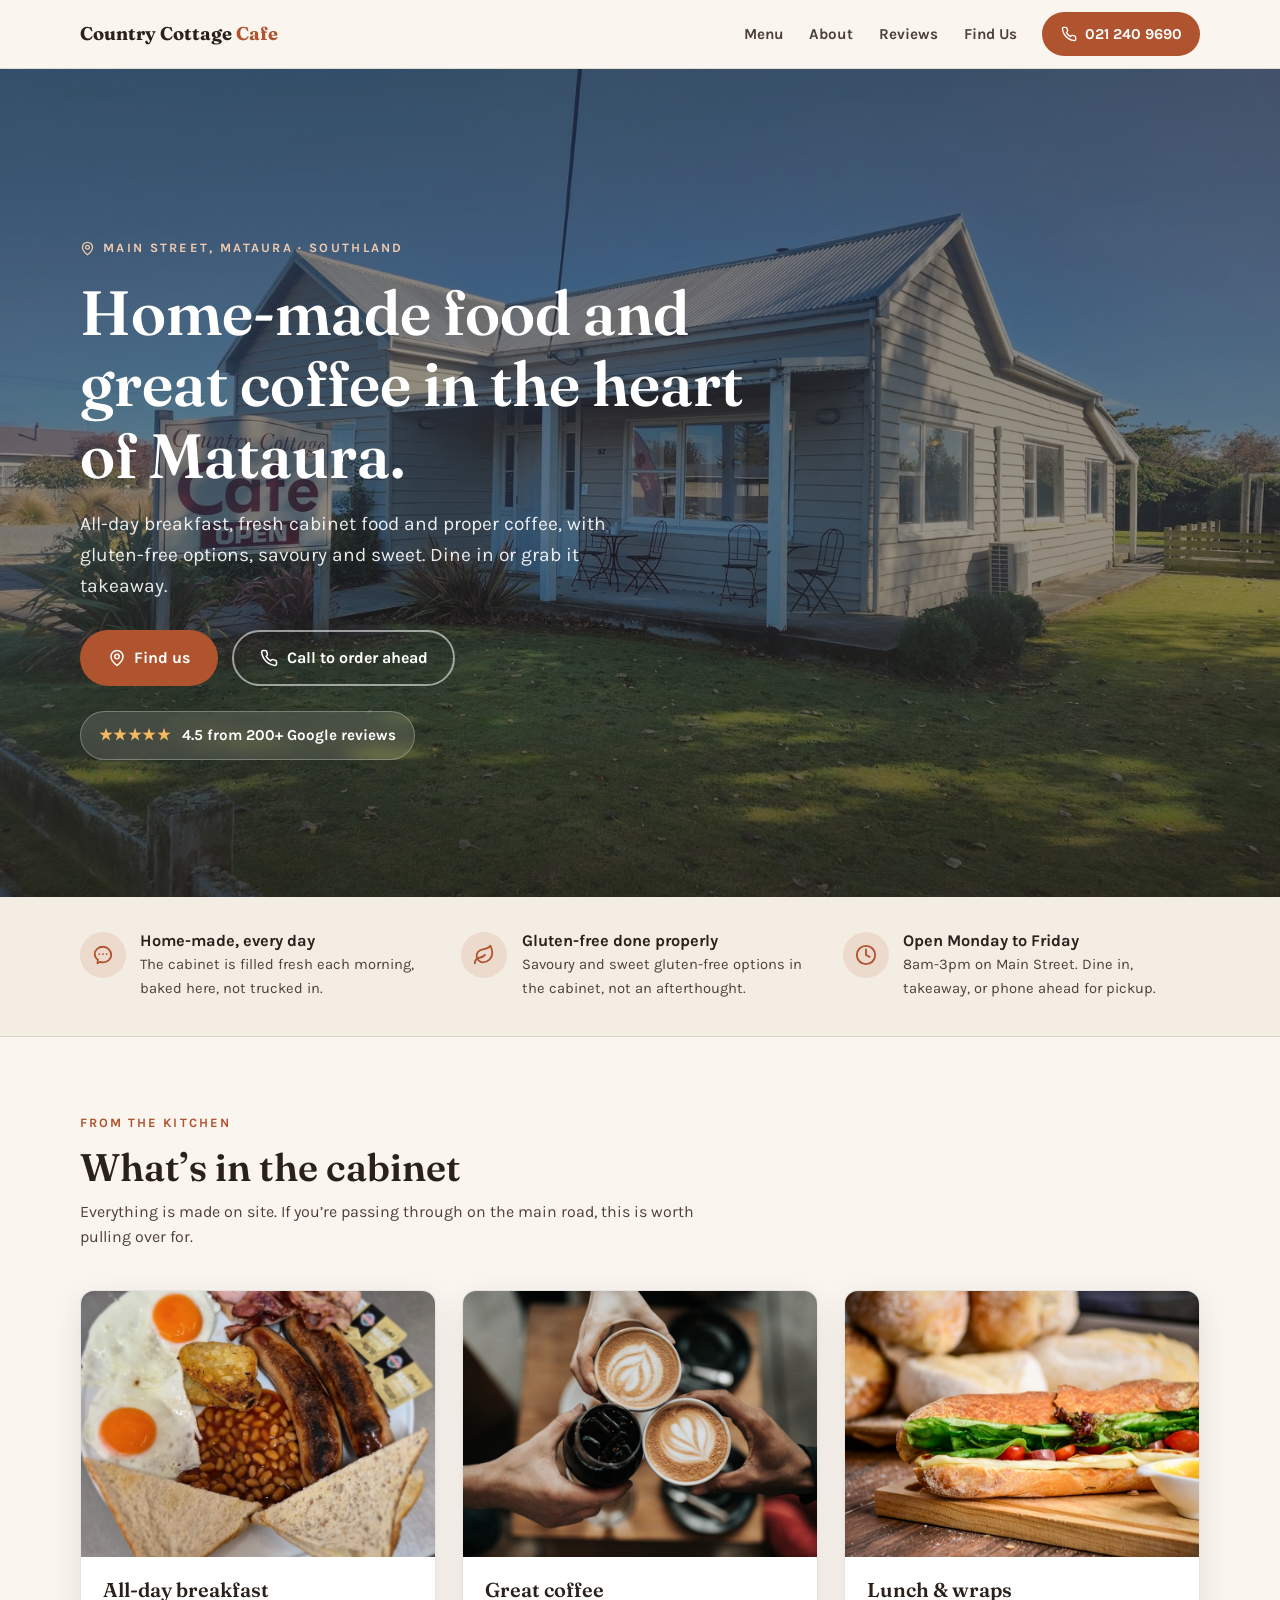
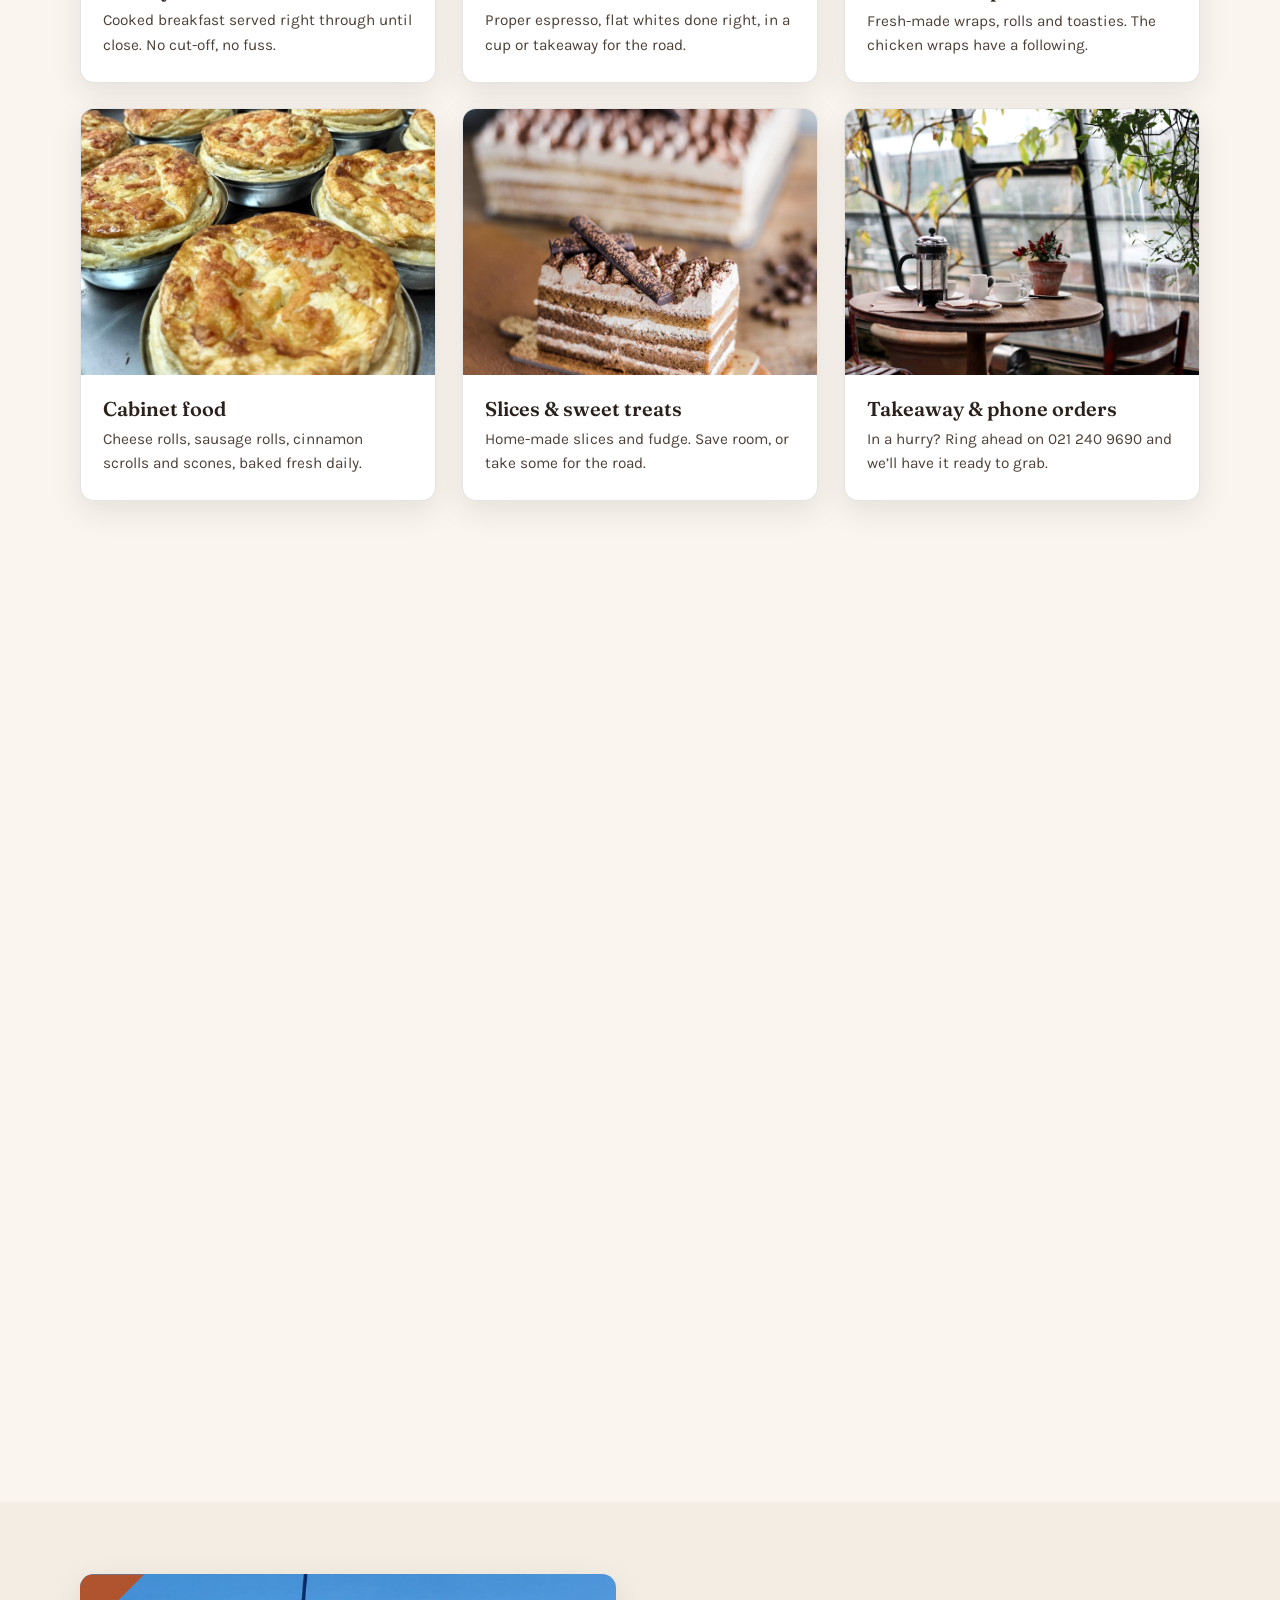
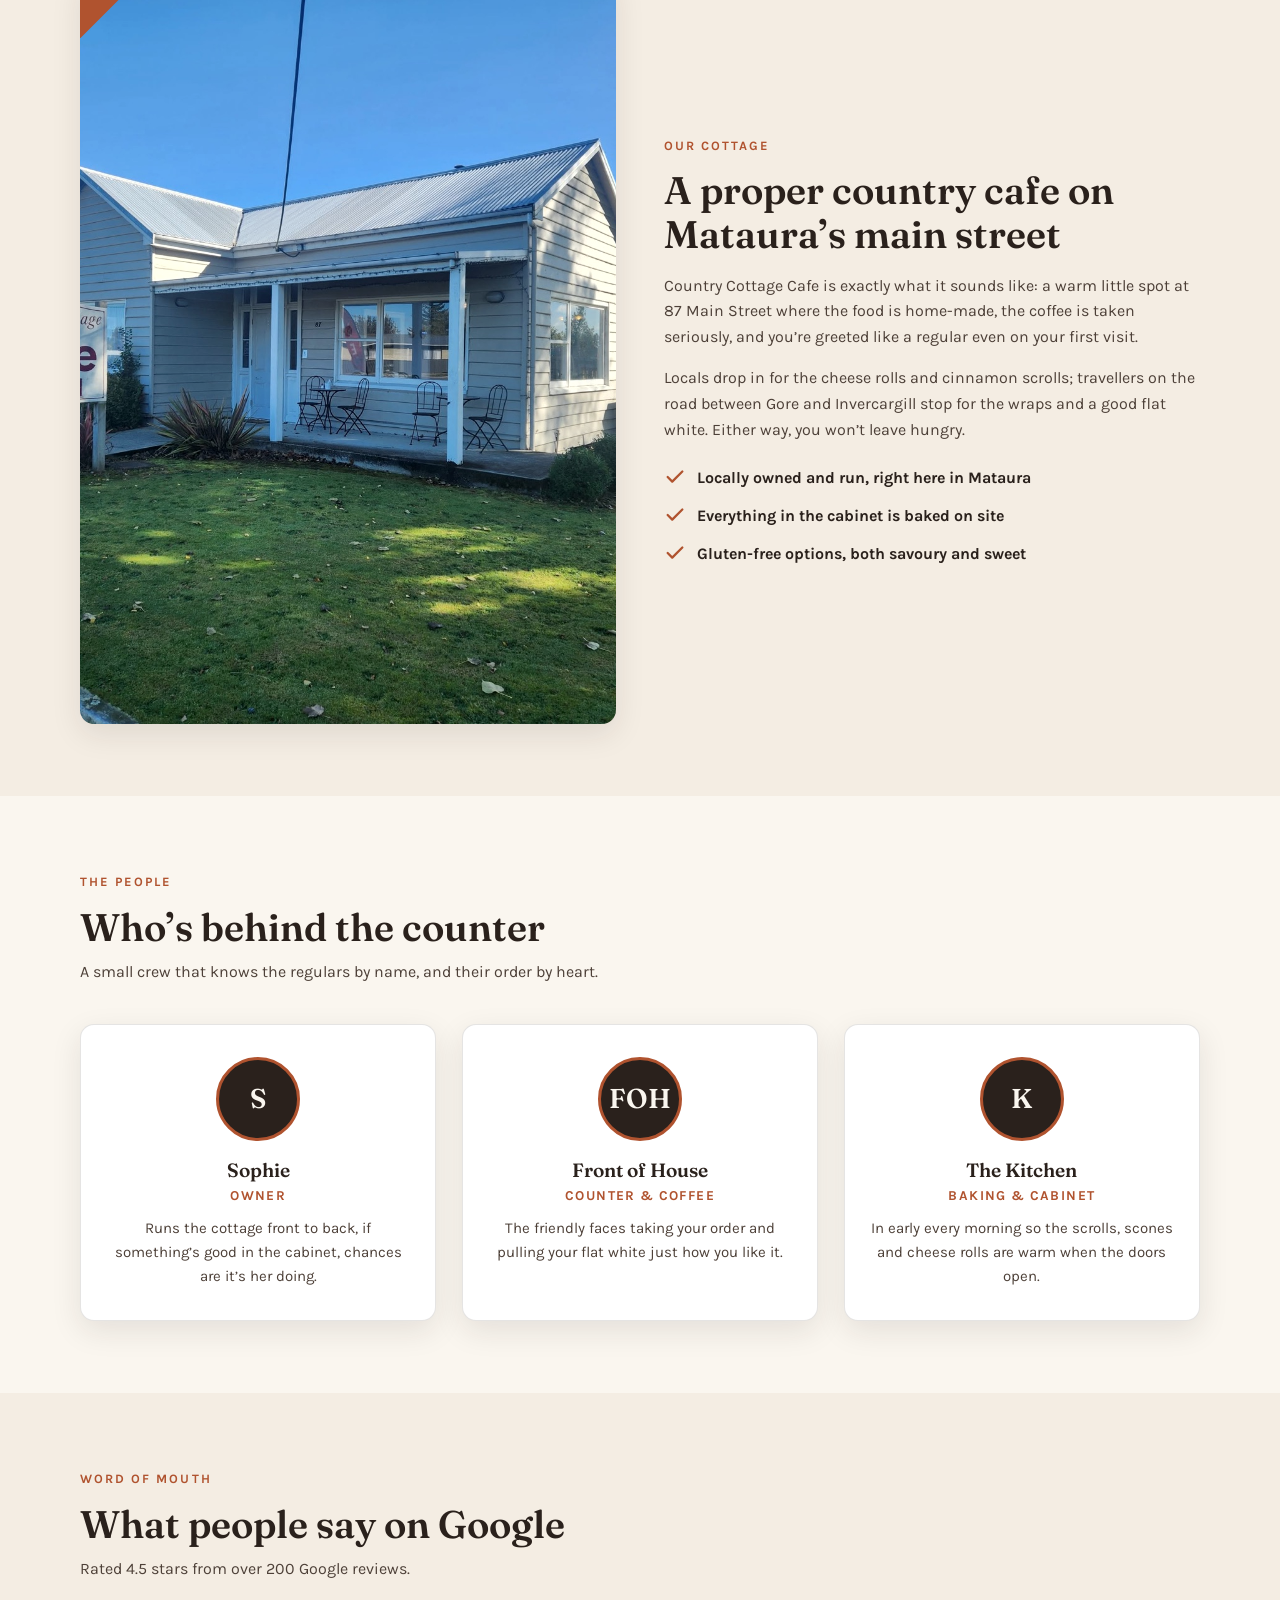
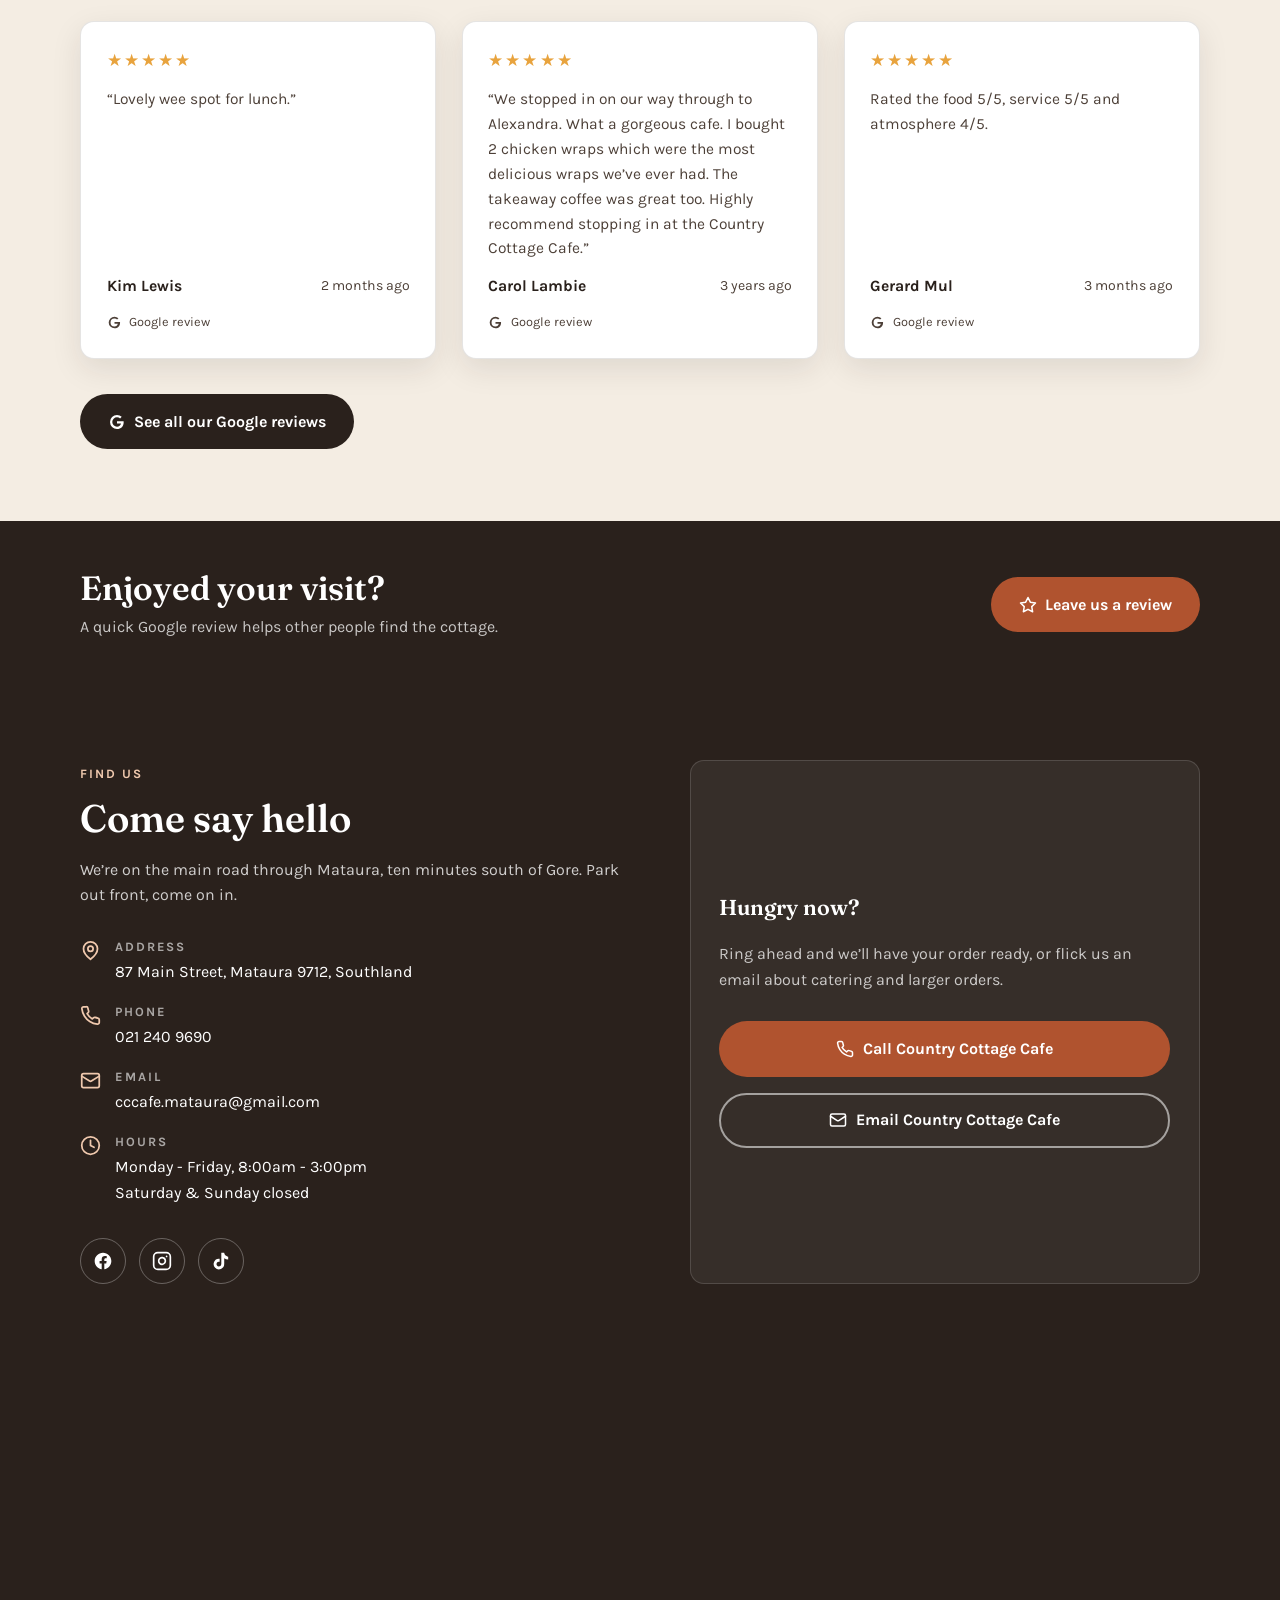
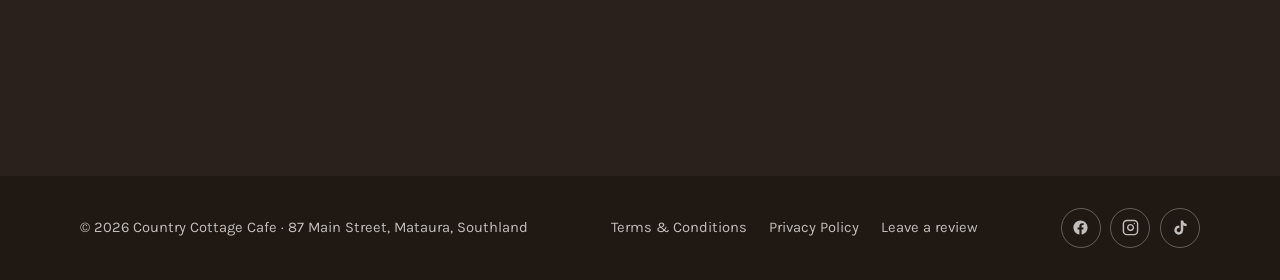
<file: index.html>
<!DOCTYPE html>
<html lang="en-NZ">
<head>
<meta charset="UTF-8">
<meta name="viewport" content="width=device-width, initial-scale=1">
<title>Country Cottage Cafe | Cafe, Mataura</title>
<meta name="description" content="Country Cottage Cafe, home-made food and great coffee on Main Street, Mataura. All-day breakfast, cabinet food, gluten-free options. Dine in or takeaway, Mon-Fri 8am-3pm.">
<meta property="og:title" content="Country Cottage Cafe | Cafe, Mataura">
<meta property="og:description" content="Home-made food and great coffee in the heart of Mataura. All-day breakfast, cabinet food and gluten-free options, dine in or takeaway.">
<meta property="og:image" content="https://country-cottage-cafe-demo.vercel.app/img/cc-1.jpg">
<meta property="og:type" content="website">
<link rel="icon" href="data:image/svg+xml,%3Csvg xmlns='http://www.w3.org/2000/svg' viewBox='0 0 24 24' fill='none' stroke='%23b0532f' stroke-width='2' stroke-linecap='round' stroke-linejoin='round'%3E%3Cpath d='M17 8h1a4 4 0 1 1 0 8h-1'/%3E%3Cpath d='M3 8h14v9a4 4 0 0 1-4 4H7a4 4 0 0 1-4-4Z'/%3E%3Cline x1='6' x2='6' y1='2' y2='4'/%3E%3Cline x1='10' x2='10' y1='2' y2='4'/%3E%3Cline x1='14' x2='14' y1='2' y2='4'/%3E%3C/svg%3E">
<link rel="preconnect" href="https://fonts.googleapis.com">
<link rel="preconnect" href="https://fonts.gstatic.com" crossorigin>
<link href="https://fonts.googleapis.com/css2?family=Fraunces:opsz,wght@9..144,500;9..144,600;9..144,700&family=Karla:wght@400;700&display=swap" rel="stylesheet">
<link rel="stylesheet" href="style.css">
</head>
<body>

<div class="intro" aria-hidden="true">
  <div class="intro-name">Country Cottage Cafe</div>
  <div class="intro-sub">Mataura &middot; Southland</div>
</div>

<header class="nav">
  <div class="wrap nav-inner">
    <a class="brand" href="#top">Country Cottage <span>Cafe</span></a>
    <button class="nav-toggle" aria-label="Open menu" aria-expanded="false">
      <svg class="icon-open" viewBox="0 0 24 24" fill="none" stroke="currentColor" stroke-width="2" stroke-linecap="round"><line x1="4" y1="7" x2="20" y2="7"/><line x1="4" y1="12" x2="20" y2="12"/><line x1="4" y1="17" x2="20" y2="17"/></svg>
    </button>
    <ul class="nav-links">
      <li><a href="#menu">Menu</a></li>
      <li><a href="#about">About</a></li>
      <li><a href="#reviews">Reviews</a></li>
      <li><a href="#visit">Find Us</a></li>
      <li><a class="nav-call" href="tel:+64212409690">
        <svg viewBox="0 0 24 24" fill="none" stroke="currentColor" stroke-width="2" stroke-linecap="round" stroke-linejoin="round"><path d="M22 16.92v3a2 2 0 0 1-2.18 2 19.79 19.79 0 0 1-8.63-3.07 19.5 19.5 0 0 1-6-6 19.79 19.79 0 0 1-3.07-8.67A2 2 0 0 1 4.11 2h3a2 2 0 0 1 2 1.72c.127.96.361 1.903.7 2.81a2 2 0 0 1-.45 2.11L8.09 9.91a16 16 0 0 0 6 6l1.27-1.27a2 2 0 0 1 2.11-.45c.907.339 1.85.573 2.81.7A2 2 0 0 1 22 16.92z"/></svg>
        021 240 9690</a></li>
    </ul>
  </div>
</header>

<main id="top">

  <!-- HERO -->
  <section class="hero">
    <div class="hero-slides" aria-hidden="true">
      <div class="hero-slide active" style="background-image:url('img/cc-1.jpg')"></div>
      <div class="hero-slide" data-src="img/cc-5.jpg"></div>
      <div class="hero-slide" data-src="img/cc-8.jpg"></div>
    </div>
    <div class="wrap">
      <div class="hero-content">
        <span class="hero-eyebrow">
          <svg viewBox="0 0 24 24" fill="none" stroke="currentColor" stroke-width="2" stroke-linecap="round" stroke-linejoin="round"><path d="M20 10c0 6-8 12-8 12s-8-6-8-12a8 8 0 0 1 16 0Z"/><circle cx="12" cy="10" r="3"/></svg>
          Main Street, Mataura &middot; Southland
        </span>
        <h1>Home-made food and great coffee in the heart of Mataura.</h1>
        <p class="hero-lede">All-day breakfast, fresh cabinet food and proper coffee, with gluten-free options, savoury and sweet. Dine in or grab it takeaway.</p>
        <div class="hero-ctas">
          <a class="btn btn-solid" href="#visit">
            <svg viewBox="0 0 24 24" fill="none" stroke="currentColor" stroke-width="2" stroke-linecap="round" stroke-linejoin="round"><path d="M20 10c0 6-8 12-8 12s-8-6-8-12a8 8 0 0 1 16 0Z"/><circle cx="12" cy="10" r="3"/></svg>
            Find us</a>
          <a class="btn btn-ghost" href="tel:+64212409690">
            <svg viewBox="0 0 24 24" fill="none" stroke="currentColor" stroke-width="2" stroke-linecap="round" stroke-linejoin="round"><path d="M22 16.92v3a2 2 0 0 1-2.18 2 19.79 19.79 0 0 1-8.63-3.07 19.5 19.5 0 0 1-6-6 19.79 19.79 0 0 1-3.07-8.67A2 2 0 0 1 4.11 2h3a2 2 0 0 1 2 1.72c.127.96.361 1.903.7 2.81a2 2 0 0 1-.45 2.11L8.09 9.91a16 16 0 0 0 6 6l1.27-1.27a2 2 0 0 1 2.11-.45c.907.339 1.85.573 2.81.7A2 2 0 0 1 22 16.92z"/></svg>
            Call to order ahead</a>
        </div>
        <div class="hero-rating">
          <span class="stars">★★★★★</span>
          <span>4.5 from 200+ Google reviews</span>
        </div>
      </div>
    </div>
  </section>

  <!-- TRUST STRIP -->
  <section class="trust">
    <div class="wrap trust-grid">
      <div class="trust-item reveal">
        <div class="trust-icon">
          <svg viewBox="0 0 24 24" fill="none" stroke="currentColor" stroke-width="2" stroke-linecap="round" stroke-linejoin="round"><path d="M12 3c-4.97 0-9 3.58-9 8 0 2.5 1.3 4.73 3.32 6.2L6 21l3.1-1.55c.92.36 1.9.55 2.9.55 4.97 0 9-3.58 9-8s-4.03-9-9-9Z"/><path d="M8 11h.01M12 11h.01M16 11h.01"/></svg>
        </div>
        <div>
          <h3>Home-made, every day</h3>
          <p>The cabinet is filled fresh each morning, baked here, not trucked in.</p>
        </div>
      </div>
      <div class="trust-item reveal">
        <div class="trust-icon">
          <svg viewBox="0 0 24 24" fill="none" stroke="currentColor" stroke-width="2" stroke-linecap="round" stroke-linejoin="round"><path d="M11 20A7 7 0 0 1 9.8 6.1C15.5 5 17 4.48 19 2c1 2 2 4.18 2 8 0 5.5-4.78 10-10 10Z"/><path d="M2 21c0-3 1.85-5.36 5.08-6C9.5 14.52 12 13 13 12"/></svg>
        </div>
        <div>
          <h3>Gluten-free done properly</h3>
          <p>Savoury and sweet gluten-free options in the cabinet, not an afterthought.</p>
        </div>
      </div>
      <div class="trust-item reveal">
        <div class="trust-icon">
          <svg viewBox="0 0 24 24" fill="none" stroke="currentColor" stroke-width="2" stroke-linecap="round" stroke-linejoin="round"><circle cx="12" cy="12" r="10"/><polyline points="12 6 12 12 16 14"/></svg>
        </div>
        <div>
          <h3>Open Monday to Friday</h3>
          <p>8am-3pm on Main Street. Dine in, takeaway, or phone ahead for pickup.</p>
        </div>
      </div>
    </div>
  </section>

  <!-- MENU / SERVICES -->
  <section class="section" id="menu">
    <div class="wrap">
      <div class="section-head reveal">
        <span class="eyebrow">From the kitchen</span>
        <h2>What&rsquo;s in the cabinet</h2>
        <p>Everything is made on site. If you&rsquo;re passing through on the main road, this is worth pulling over for.</p>
      </div>
      <div class="cards">
        <article class="card reveal">
          <div class="card-img"><img src="img/cc-6.jpg" alt="Cooked big breakfast with eggs, bacon, sausages, beans and toast" loading="lazy" width="900" height="675"></div>
          <div class="card-body">
            <h3>All-day breakfast</h3>
            <p>Cooked breakfast served right through until close. No cut-off, no fuss.</p>
          </div>
        </article>
        <article class="card reveal">
          <div class="card-img"><img src="img/coffee.jpg" alt="Flat whites with latte art held over a cafe table" loading="lazy" width="900" height="675"></div>
          <div class="card-body">
            <h3>Great coffee</h3>
            <p>Proper espresso, flat whites done right, in a cup or takeaway for the road.</p>
          </div>
        </article>
        <article class="card reveal">
          <div class="card-img"><img src="img/wraps.jpg" alt="Fresh filled roll with salad on a wooden board" loading="lazy" width="900" height="675"></div>
          <div class="card-body">
            <h3>Lunch &amp; wraps</h3>
            <p>Fresh-made wraps, rolls and toasties. The chicken wraps have a following.</p>
          </div>
        </article>
        <article class="card reveal">
          <div class="card-img"><img src="img/cc-2.jpg" alt="Golden cheese-topped pies fresh from the oven" loading="lazy" width="900" height="675"></div>
          <div class="card-body">
            <h3>Cabinet food</h3>
            <p>Cheese rolls, sausage rolls, cinnamon scrolls and scones, baked fresh daily.</p>
          </div>
        </article>
        <article class="card reveal">
          <div class="card-img"><img src="img/slice.jpg" alt="Slice of layered cake on a wooden board" loading="lazy" width="900" height="675"></div>
          <div class="card-body">
            <h3>Slices &amp; sweet treats</h3>
            <p>Home-made slices and fudge. Save room, or take some for the road.</p>
          </div>
        </article>
        <article class="card reveal">
          <div class="card-img"><img src="img/plunger.jpg" alt="Plunger coffee and cup on a cottage window table" loading="lazy" width="900" height="675"></div>
          <div class="card-body">
            <h3>Takeaway &amp; phone orders</h3>
            <p>In a hurry? Ring ahead on 021 240 9690 and we&rsquo;ll have it ready to grab.</p>
          </div>
        </article>
      </div>
    </div>
  </section>

  <!-- HOT FOOD GALLERY -->
  <section class="section" id="hotfood">
    <div class="wrap">
      <div class="section-head reveal">
        <span class="eyebrow">Straight from the kitchen</span>
        <h2>The hot cabinet, photographed today</h2>
        <p>Casseroles, curried sausages, chow mein and proper creamy mash. It changes daily and these photos come straight off the bench.</p>
      </div>
      <div class="gal-grid">
        <figure class="gal-item reveal"><img src="img/cc-3.jpg" alt="Braised beef in gravy with creamy mashed potato" loading="lazy"><figcaption class="gal-cap">Braised beef &amp; mash</figcaption></figure>
        <figure class="gal-item reveal"><img src="img/cc-4.jpg" alt="Curried sausages beside a tray of creamy mash" loading="lazy"><figcaption class="gal-cap">Curried sausages</figcaption></figure>
        <figure class="gal-item reveal"><img src="img/cc-9.jpg" alt="Cheese scone slab cut into portions on the board" loading="lazy"><figcaption class="gal-cap">Cheese scone slab</figcaption></figure>
        <figure class="gal-item reveal"><img src="img/cc-7.jpg" alt="Rich tomato casserole with mashed potato" loading="lazy"><figcaption class="gal-cap">Casserole of the day</figcaption></figure>
        <figure class="gal-item reveal"><img src="img/cc-10.jpg" alt="Tray of chicken chow mein noodles" loading="lazy"><figcaption class="gal-cap">Chow mein day</figcaption></figure>
        <figure class="gal-item reveal"><img src="img/cc-11.jpg" alt="Savoury tomato dish with a tray of mash" loading="lazy"><figcaption class="gal-cap">Savoury &amp; mash</figcaption></figure>
      </div>
    </div>
  </section>

  <!-- ABOUT -->
  <section class="section bg-bone" id="about">
    <div class="wrap about-grid">
      <div class="about-img reveal">
        <img src="img/cc-1.jpg" alt="The Country Cottage Cafe building at 87 Main Street, Mataura" loading="lazy" width="1000" height="750">
      </div>
      <div class="about-copy reveal">
        <span class="eyebrow">Our cottage</span>
        <h2>A proper country cafe on Mataura&rsquo;s main street</h2>
        <p>Country Cottage Cafe is exactly what it sounds like: a warm little spot at 87 Main Street where the food is home-made, the coffee is taken seriously, and you&rsquo;re greeted like a regular even on your first visit.</p>
        <p>Locals drop in for the cheese rolls and cinnamon scrolls; travellers on the road between Gore and Invercargill stop for the wraps and a good flat white. Either way, you won&rsquo;t leave hungry.</p>
        <ul class="checklist">
          <li><svg viewBox="0 0 24 24" fill="none" stroke="currentColor" stroke-width="2.5" stroke-linecap="round" stroke-linejoin="round"><path d="M20 6 9 17l-5-5"/></svg>Locally owned and run, right here in Mataura</li>
          <li><svg viewBox="0 0 24 24" fill="none" stroke="currentColor" stroke-width="2.5" stroke-linecap="round" stroke-linejoin="round"><path d="M20 6 9 17l-5-5"/></svg>Everything in the cabinet is baked on site</li>
          <li><svg viewBox="0 0 24 24" fill="none" stroke="currentColor" stroke-width="2.5" stroke-linecap="round" stroke-linejoin="round"><path d="M20 6 9 17l-5-5"/></svg>Gluten-free options, both savoury and sweet</li>
        </ul>
      </div>
    </div>
  </section>

  <!-- CREW -->
  <section class="section" id="crew">
    <div class="wrap">
      <div class="section-head reveal">
        <span class="eyebrow">The people</span>
        <h2>Who&rsquo;s behind the counter</h2>
        <p>A small crew that knows the regulars by name, and their order by heart.</p>
      </div>
      <div class="crew-grid">
        <div class="crew-card reveal">
          <div class="crew-avatar">S</div>
          <h3>Sophie</h3>
          <div class="crew-role">Owner</div>
          <p>Runs the cottage front to back, if something&rsquo;s good in the cabinet, chances are it&rsquo;s her doing.</p>
        </div>
        <div class="crew-card reveal">
          <div class="crew-avatar">FOH</div>
          <h3>Front of House</h3>
          <div class="crew-role">Counter &amp; coffee</div>
          <p>The friendly faces taking your order and pulling your flat white just how you like it.</p>
        </div>
        <div class="crew-card reveal">
          <div class="crew-avatar">K</div>
          <h3>The Kitchen</h3>
          <div class="crew-role">Baking &amp; cabinet</div>
          <p>In early every morning so the scrolls, scones and cheese rolls are warm when the doors open.</p>
        </div>
      </div>
    </div>
  </section>

  <!-- REVIEWS -->
  <section class="section bg-bone" id="reviews">
    <div class="wrap">
      <div class="section-head reveal">
        <span class="eyebrow">Word of mouth</span>
        <h2>What people say on Google</h2>
        <p>Rated 4.5 stars from over 200 Google reviews.</p>
      </div>
      <div class="review-grid">
        <article class="review-card reveal">
          <div class="review-stars" aria-label="5 out of 5 stars">★★★★★</div>
          <p class="review-text">&ldquo;Lovely wee spot for lunch.&rdquo;</p>
          <div class="review-meta"><strong>Kim Lewis</strong><span>2 months ago</span></div>
          <div class="review-google">
            <svg viewBox="0 0 24 24" fill="currentColor"><path d="M21.35 11.1H12v2.9h5.35c-.5 2.5-2.6 4.3-5.35 4.3a6.3 6.3 0 1 1 0-12.6c1.6 0 3.05.6 4.15 1.6l2.15-2.15A9.28 9.28 0 0 0 12 2.7a9.3 9.3 0 1 0 0 18.6c5.35 0 8.9-3.75 8.9-9.05 0-.4-.05-.8-.1-1.15Z"/></svg>
            Google review
          </div>
        </article>
        <article class="review-card reveal">
          <div class="review-stars" aria-label="5 out of 5 stars">★★★★★</div>
          <p class="review-text">&ldquo;We stopped in on our way through to Alexandra. What a gorgeous cafe. I bought 2 chicken wraps which were the most delicious wraps we&rsquo;ve ever had. The takeaway coffee was great too. Highly recommend stopping in at the Country Cottage Cafe.&rdquo;</p>
          <div class="review-meta"><strong>Carol Lambie</strong><span>3 years ago</span></div>
          <div class="review-google">
            <svg viewBox="0 0 24 24" fill="currentColor"><path d="M21.35 11.1H12v2.9h5.35c-.5 2.5-2.6 4.3-5.35 4.3a6.3 6.3 0 1 1 0-12.6c1.6 0 3.05.6 4.15 1.6l2.15-2.15A9.28 9.28 0 0 0 12 2.7a9.3 9.3 0 1 0 0 18.6c5.35 0 8.9-3.75 8.9-9.05 0-.4-.05-.8-.1-1.15Z"/></svg>
            Google review
          </div>
        </article>
        <article class="review-card reveal">
          <div class="review-stars" aria-label="5 out of 5 stars">★★★★★</div>
          <p class="review-text">Rated the food 5/5, service 5/5 and atmosphere 4/5.</p>
          <div class="review-meta"><strong>Gerard Mul</strong><span>3 months ago</span></div>
          <div class="review-google">
            <svg viewBox="0 0 24 24" fill="currentColor"><path d="M21.35 11.1H12v2.9h5.35c-.5 2.5-2.6 4.3-5.35 4.3a6.3 6.3 0 1 1 0-12.6c1.6 0 3.05.6 4.15 1.6l2.15-2.15A9.28 9.28 0 0 0 12 2.7a9.3 9.3 0 1 0 0 18.6c5.35 0 8.9-3.75 8.9-9.05 0-.4-.05-.8-.1-1.15Z"/></svg>
            Google review
          </div>
        </article>
      </div>
      <a class="btn btn-dark reveal" href="https://www.google.com/maps/search/?api=1&query=Country+Cottage+Cafe+87+Main+St+Mataura+Southland" target="_blank" rel="noopener">
        <svg viewBox="0 0 24 24" fill="currentColor"><path d="M21.35 11.1H12v2.9h5.35c-.5 2.5-2.6 4.3-5.35 4.3a6.3 6.3 0 1 1 0-12.6c1.6 0 3.05.6 4.15 1.6l2.15-2.15A9.28 9.28 0 0 0 12 2.7a9.3 9.3 0 1 0 0 18.6c5.35 0 8.9-3.75 8.9-9.05 0-.4-.05-.8-.1-1.15Z"/></svg>
        See all our Google reviews</a>
    </div>
  </section>

  <!-- REVIEW BANNER -->
  <section class="review-banner">
    <div class="wrap review-banner-inner">
      <div class="reveal">
        <h2>Enjoyed your visit?</h2>
        <p>A quick Google review helps other people find the cottage.</p>
      </div>
      <a class="btn btn-solid reveal" href="https://www.google.com/maps/search/?api=1&query=Country+Cottage+Cafe+87+Main+St+Mataura+Southland" target="_blank" rel="noopener">
        <svg viewBox="0 0 24 24" fill="none" stroke="currentColor" stroke-width="2" stroke-linecap="round" stroke-linejoin="round"><polygon points="12 2 15.09 8.26 22 9.27 17 14.14 18.18 21.02 12 17.77 5.82 21.02 7 14.14 2 9.27 8.91 8.26 12 2"/></svg>
        Leave us a review</a>
    </div>
  </section>

  <!-- CONTACT -->
  <section class="section contact" id="visit">
    <div class="wrap contact-grid">
      <div class="reveal">
        <span class="eyebrow">Find us</span>
        <h2>Come say hello</h2>
        <p class="contact-intro">We&rsquo;re on the main road through Mataura, ten minutes south of Gore. Park out front, come on in.</p>
        <div class="info-rows">
          <div class="info-row">
            <svg viewBox="0 0 24 24" fill="none" stroke="currentColor" stroke-width="2" stroke-linecap="round" stroke-linejoin="round"><path d="M20 10c0 6-8 12-8 12s-8-6-8-12a8 8 0 0 1 16 0Z"/><circle cx="12" cy="10" r="3"/></svg>
            <div><strong>Address</strong>87 Main Street, Mataura 9712, Southland</div>
          </div>
          <div class="info-row">
            <svg viewBox="0 0 24 24" fill="none" stroke="currentColor" stroke-width="2" stroke-linecap="round" stroke-linejoin="round"><path d="M22 16.92v3a2 2 0 0 1-2.18 2 19.79 19.79 0 0 1-8.63-3.07 19.5 19.5 0 0 1-6-6 19.79 19.79 0 0 1-3.07-8.67A2 2 0 0 1 4.11 2h3a2 2 0 0 1 2 1.72c.127.96.361 1.903.7 2.81a2 2 0 0 1-.45 2.11L8.09 9.91a16 16 0 0 0 6 6l1.27-1.27a2 2 0 0 1 2.11-.45c.907.339 1.85.573 2.81.7A2 2 0 0 1 22 16.92z"/></svg>
            <div><strong>Phone</strong><a href="tel:+64212409690">021 240 9690</a></div>
          </div>
          <div class="info-row">
            <svg viewBox="0 0 24 24" fill="none" stroke="currentColor" stroke-width="2" stroke-linecap="round" stroke-linejoin="round"><rect width="20" height="16" x="2" y="4" rx="2"/><path d="m22 7-8.97 5.7a1.94 1.94 0 0 1-2.06 0L2 7"/></svg>
            <div><strong>Email</strong><a href="#" data-gmail data-user="cccafe.mataura" data-domain="gmail.com" data-emailtext></a></div>
          </div>
          <div class="info-row">
            <svg viewBox="0 0 24 24" fill="none" stroke="currentColor" stroke-width="2" stroke-linecap="round" stroke-linejoin="round"><circle cx="12" cy="12" r="10"/><polyline points="12 6 12 12 16 14"/></svg>
            <div><strong>Hours</strong>Monday - Friday, 8:00am - 3:00pm<br>Saturday &amp; Sunday closed</div>
          </div>
        </div>
        <div class="socials">
          <a class="social-link" href="https://www.facebook.com/p/Country-Cottage-Cafe-Mataura-61575517312850/" target="_blank" rel="noopener" aria-label="Country Cottage Cafe on Facebook">
            <svg viewBox="0 0 24 24" fill="currentColor"><path d="M22 12.06C22 6.5 17.52 2 12 2S2 6.5 2 12.06c0 5.02 3.66 9.18 8.44 9.94v-7.03H7.9v-2.9h2.54V9.85c0-2.52 1.5-3.91 3.78-3.91 1.09 0 2.24.2 2.24.2v2.46H15.2c-1.24 0-1.63.77-1.63 1.57v1.89h2.78l-.45 2.9h-2.33V22c4.78-.76 8.43-4.92 8.43-9.94Z"/></svg>
          </a>
          <a class="social-link" href="https://www.instagram.com/explore/search/keyword/?q=country%20cottage%20cafe%20mataura" target="_blank" rel="noopener" aria-label="Search Country Cottage Cafe on Instagram">
            <svg viewBox="0 0 24 24" fill="none" stroke="currentColor" stroke-width="2" stroke-linecap="round" stroke-linejoin="round"><rect width="20" height="20" x="2" y="2" rx="5" ry="5"/><path d="M16 11.37A4 4 0 1 1 12.63 8 4 4 0 0 1 16 11.37z"/><line x1="17.5" x2="17.51" y1="6.5" y2="6.5"/></svg>
          </a>
          <a class="social-link" href="https://www.tiktok.com/search?q=Country%20Cottage%20Cafe%20Mataura" target="_blank" rel="noopener" aria-label="Search Country Cottage Cafe on TikTok">
            <svg viewBox="0 0 24 24" fill="currentColor"><path d="M19.59 6.69a4.83 4.83 0 0 1-3.77-4.25V2h-3.45v13.67a2.89 2.89 0 0 1-5.2 1.74 2.89 2.89 0 0 1 2.31-4.64 2.93 2.93 0 0 1 .88.13V9.4a6.84 6.84 0 0 0-1-.05A6.33 6.33 0 0 0 5 20.1a6.34 6.34 0 0 0 10.86-4.43v-7a8.16 8.16 0 0 0 4.77 1.52v-3.4a4.85 4.85 0 0 1-1-.1Z"/></svg>
          </a>
        </div>
      </div>
      <div class="contact-actions reveal">
        <h3>Hungry now?</h3>
        <p>Ring ahead and we&rsquo;ll have your order ready, or flick us an email about catering and larger orders.</p>
        <a class="btn btn-solid" href="tel:+64212409690">
          <svg viewBox="0 0 24 24" fill="none" stroke="currentColor" stroke-width="2" stroke-linecap="round" stroke-linejoin="round"><path d="M22 16.92v3a2 2 0 0 1-2.18 2 19.79 19.79 0 0 1-8.63-3.07 19.5 19.5 0 0 1-6-6 19.79 19.79 0 0 1-3.07-8.67A2 2 0 0 1 4.11 2h3a2 2 0 0 1 2 1.72c.127.96.361 1.903.7 2.81a2 2 0 0 1-.45 2.11L8.09 9.91a16 16 0 0 0 6 6l1.27-1.27a2 2 0 0 1 2.11-.45c.907.339 1.85.573 2.81.7A2 2 0 0 1 22 16.92z"/></svg>
          Call Country Cottage Cafe</a>
        <a class="btn btn-ghost" href="#" data-gmail data-user="cccafe.mataura" data-domain="gmail.com" data-su="Order%20enquiry%20%E2%80%94%20Country%20Cottage%20Cafe" data-body="Hi%20Sophie%2C%0A%0AI%27d%20like%20to%20ask%20about%20an%20order.%0A%0AThanks%2C">
          <svg viewBox="0 0 24 24" fill="none" stroke="currentColor" stroke-width="2" stroke-linecap="round" stroke-linejoin="round"><rect width="20" height="16" x="2" y="4" rx="2"/><path d="m22 7-8.97 5.7a1.94 1.94 0 0 1-2.06 0L2 7"/></svg>
          Email Country Cottage Cafe</a>
      </div>
    </div>
  </section>

  <!-- MAP -->
  <section class="map-section">
    <div class="wrap">
      <div class="map-frame">
        <iframe src="https://www.google.com/maps?q=Country%20Cottage%20Cafe%2C%2087%20Main%20Street%2C%20Mataura%2C%20Southland&output=embed" title="Map showing Country Cottage Cafe at 87 Main Street, Mataura" loading="lazy" referrerpolicy="no-referrer-when-downgrade" allowfullscreen></iframe>
      </div>
    </div>
  </section>

</main>

<footer class="footer">
  <div class="wrap footer-inner">
    <div>&copy; <span id="year">2026</span> Country Cottage Cafe &middot; 87 Main Street, Mataura, Southland</div>
    <ul class="footer-links">
      <li><a href="terms.html">Terms &amp; Conditions</a></li>
      <li><a href="privacy.html">Privacy Policy</a></li>
      <li><a href="https://www.google.com/maps/search/?api=1&query=Country+Cottage+Cafe+87+Main+St+Mataura+Southland" target="_blank" rel="noopener">Leave a review</a></li>
    </ul>
    <div class="socials">
      <a class="social-link" href="https://www.facebook.com/p/Country-Cottage-Cafe-Mataura-61575517312850/" target="_blank" rel="noopener" aria-label="Country Cottage Cafe on Facebook">
        <svg viewBox="0 0 24 24" fill="currentColor"><path d="M22 12.06C22 6.5 17.52 2 12 2S2 6.5 2 12.06c0 5.02 3.66 9.18 8.44 9.94v-7.03H7.9v-2.9h2.54V9.85c0-2.52 1.5-3.91 3.78-3.91 1.09 0 2.24.2 2.24.2v2.46H15.2c-1.24 0-1.63.77-1.63 1.57v1.89h2.78l-.45 2.9h-2.33V22c4.78-.76 8.43-4.92 8.43-9.94Z"/></svg>
      </a>
      <a class="social-link" href="https://www.instagram.com/explore/search/keyword/?q=country%20cottage%20cafe%20mataura" target="_blank" rel="noopener" aria-label="Search Country Cottage Cafe on Instagram">
        <svg viewBox="0 0 24 24" fill="none" stroke="currentColor" stroke-width="2" stroke-linecap="round" stroke-linejoin="round"><rect width="20" height="20" x="2" y="2" rx="5" ry="5"/><path d="M16 11.37A4 4 0 1 1 12.63 8 4 4 0 0 1 16 11.37z"/><line x1="17.5" x2="17.51" y1="6.5" y2="6.5"/></svg>
      </a>
      <a class="social-link" href="https://www.tiktok.com/search?q=Country%20Cottage%20Cafe%20Mataura" target="_blank" rel="noopener" aria-label="Search Country Cottage Cafe on TikTok">
        <svg viewBox="0 0 24 24" fill="currentColor"><path d="M19.59 6.69a4.83 4.83 0 0 1-3.77-4.25V2h-3.45v13.67a2.89 2.89 0 0 1-5.2 1.74 2.89 2.89 0 0 1 2.31-4.64 2.93 2.93 0 0 1 .88.13V9.4a6.84 6.84 0 0 0-1-.05A6.33 6.33 0 0 0 5 20.1a6.34 6.34 0 0 0 10.86-4.43v-7a8.16 8.16 0 0 0 4.77 1.52v-3.4a4.85 4.85 0 0 1-1-.1Z"/></svg>
      </a>
    </div>
  </div>
</footer>

<script>
(function () {
  // Gmail compose links, built in JS so the address never sits raw in the HTML
  document.querySelectorAll("a[data-gmail]").forEach(function (a) {
    var to = a.getAttribute("data-user") + "@" + a.getAttribute("data-domain");
    a.href = "https://mail.google.com/mail/?view=cm&fs=1&to=" + encodeURIComponent(to) +
      "&su=" + (a.getAttribute("data-su") || "") + "&body=" + (a.getAttribute("data-body") || "");
    a.target = "_blank";
    a.rel = "noopener";
    if (a.hasAttribute("data-emailtext")) a.textContent = to;
  });

  document.getElementById("year").textContent = new Date().getFullYear();

  // Mobile nav
  var toggle = document.querySelector(".nav-toggle");
  var links = document.querySelector(".nav-links");
  toggle.addEventListener("click", function () {
    var open = links.classList.toggle("open");
    toggle.setAttribute("aria-expanded", open ? "true" : "false");
  });
  links.querySelectorAll("a").forEach(function (a) {
    a.addEventListener("click", function () {
      links.classList.remove("open");
      toggle.setAttribute("aria-expanded", "false");
    });
  });

  // Hero rotation (paused under reduced motion)
  var slides = Array.prototype.slice.call(document.querySelectorAll(".hero-slide"));
  var reduced = window.matchMedia("(prefers-reduced-motion: reduce)").matches;
  if (!reduced && slides.length > 1) {
    slides.forEach(function (s) {
      var src = s.getAttribute("data-src");
      if (src) s.style.backgroundImage = "url('" + src + "')";
    });
    var i = 0;
    setInterval(function () {
      slides[i].classList.remove("active");
      i = (i + 1) % slides.length;
      slides[i].classList.add("active");
    }, 5500);
  }

  // Scroll reveal
  var revealEls = document.querySelectorAll(".reveal");
  if ("IntersectionObserver" in window) {
    var io = new IntersectionObserver(function (entries) {
      entries.forEach(function (e) {
        if (e.isIntersecting) { e.target.classList.add("in"); io.unobserve(e.target); }
      });
    }, { threshold: 0.12 });
    revealEls.forEach(function (el) { io.observe(el); });
  } else {
    revealEls.forEach(function (el) { el.classList.add("in"); });
  }
})();
</script>
</body>
</html>
</file>
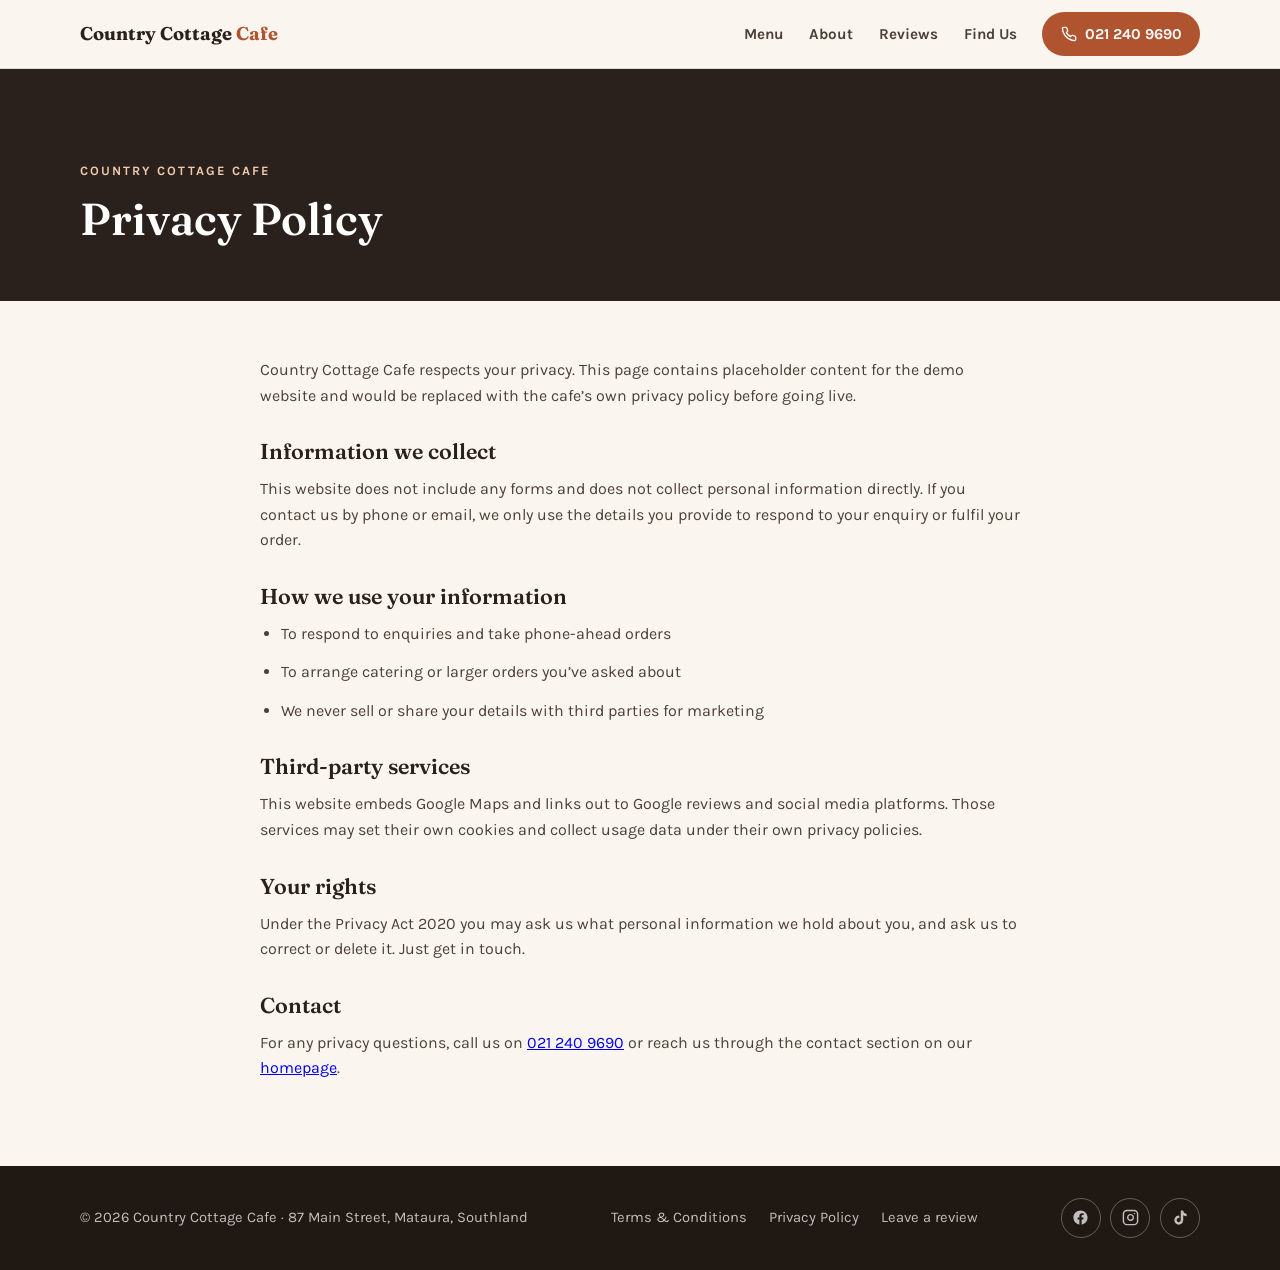
<file: privacy.html>
<!DOCTYPE html>
<html lang="en-NZ">
<head>
<meta charset="UTF-8">
<meta name="viewport" content="width=device-width, initial-scale=1">
<title>Privacy Policy | Country Cottage Cafe, Mataura</title>
<meta name="description" content="Privacy policy for the Country Cottage Cafe website, Mataura, Southland.">
<link rel="icon" href="data:image/svg+xml,%3Csvg xmlns='http://www.w3.org/2000/svg' viewBox='0 0 24 24' fill='none' stroke='%23b0532f' stroke-width='2' stroke-linecap='round' stroke-linejoin='round'%3E%3Cpath d='M17 8h1a4 4 0 1 1 0 8h-1'/%3E%3Cpath d='M3 8h14v9a4 4 0 0 1-4 4H7a4 4 0 0 1-4-4Z'/%3E%3Cline x1='6' x2='6' y1='2' y2='4'/%3E%3Cline x1='10' x2='10' y1='2' y2='4'/%3E%3Cline x1='14' x2='14' y1='2' y2='4'/%3E%3C/svg%3E">
<link rel="preconnect" href="https://fonts.googleapis.com">
<link rel="preconnect" href="https://fonts.gstatic.com" crossorigin>
<link href="https://fonts.googleapis.com/css2?family=Fraunces:opsz,wght@9..144,500;9..144,600;9..144,700&family=Karla:wght@400;700&display=swap" rel="stylesheet">
<link rel="stylesheet" href="style.css">
</head>
<body>

<header class="nav">
  <div class="wrap nav-inner">
    <a class="brand" href="index.html">Country Cottage <span>Cafe</span></a>
    <button class="nav-toggle" aria-label="Open menu" aria-expanded="false">
      <svg viewBox="0 0 24 24" fill="none" stroke="currentColor" stroke-width="2" stroke-linecap="round"><line x1="4" y1="7" x2="20" y2="7"/><line x1="4" y1="12" x2="20" y2="12"/><line x1="4" y1="17" x2="20" y2="17"/></svg>
    </button>
    <ul class="nav-links">
      <li><a href="index.html#menu">Menu</a></li>
      <li><a href="index.html#about">About</a></li>
      <li><a href="index.html#reviews">Reviews</a></li>
      <li><a href="index.html#visit">Find Us</a></li>
      <li><a class="nav-call" href="tel:+64212409690">
        <svg viewBox="0 0 24 24" fill="none" stroke="currentColor" stroke-width="2" stroke-linecap="round" stroke-linejoin="round"><path d="M22 16.92v3a2 2 0 0 1-2.18 2 19.79 19.79 0 0 1-8.63-3.07 19.5 19.5 0 0 1-6-6 19.79 19.79 0 0 1-3.07-8.67A2 2 0 0 1 4.11 2h3a2 2 0 0 1 2 1.72c.127.96.361 1.903.7 2.81a2 2 0 0 1-.45 2.11L8.09 9.91a16 16 0 0 0 6 6l1.27-1.27a2 2 0 0 1 2.11-.45c.907.339 1.85.573 2.81.7A2 2 0 0 1 22 16.92z"/></svg>
        021 240 9690</a></li>
    </ul>
  </div>
</header>

<section class="legal-hero">
  <div class="wrap">
    <span class="eyebrow" style="color:#f0c9ae">Country Cottage Cafe</span>
    <h1>Privacy Policy</h1>
  </div>
</section>

<main class="wrap legal-body">
  <p>Country Cottage Cafe respects your privacy. This page contains placeholder content for the demo website and would be replaced with the cafe&rsquo;s own privacy policy before going live.</p>

  <h2>Information we collect</h2>
  <p>This website does not include any forms and does not collect personal information directly. If you contact us by phone or email, we only use the details you provide to respond to your enquiry or fulfil your order.</p>

  <h2>How we use your information</h2>
  <ul>
    <li>To respond to enquiries and take phone-ahead orders</li>
    <li>To arrange catering or larger orders you&rsquo;ve asked about</li>
    <li>We never sell or share your details with third parties for marketing</li>
  </ul>

  <h2>Third-party services</h2>
  <p>This website embeds Google Maps and links out to Google reviews and social media platforms. Those services may set their own cookies and collect usage data under their own privacy policies.</p>

  <h2>Your rights</h2>
  <p>Under the Privacy Act 2020 you may ask us what personal information we hold about you, and ask us to correct or delete it. Just get in touch.</p>

  <h2>Contact</h2>
  <p>For any privacy questions, call us on <a href="tel:+64212409690">021 240 9690</a> or reach us through the contact section on our <a href="index.html#visit">homepage</a>.</p>
</main>

<footer class="footer">
  <div class="wrap footer-inner">
    <div>&copy; <span id="year">2026</span> Country Cottage Cafe &middot; 87 Main Street, Mataura, Southland</div>
    <ul class="footer-links">
      <li><a href="terms.html">Terms &amp; Conditions</a></li>
      <li><a href="privacy.html">Privacy Policy</a></li>
      <li><a href="https://www.google.com/maps/search/?api=1&query=Country+Cottage+Cafe+87+Main+St+Mataura+Southland" target="_blank" rel="noopener">Leave a review</a></li>
    </ul>
    <div class="socials">
      <a class="social-link" href="https://www.facebook.com/p/Country-Cottage-Cafe-Mataura-61575517312850/" target="_blank" rel="noopener" aria-label="Country Cottage Cafe on Facebook">
        <svg viewBox="0 0 24 24" fill="currentColor"><path d="M22 12.06C22 6.5 17.52 2 12 2S2 6.5 2 12.06c0 5.02 3.66 9.18 8.44 9.94v-7.03H7.9v-2.9h2.54V9.85c0-2.52 1.5-3.91 3.78-3.91 1.09 0 2.24.2 2.24.2v2.46H15.2c-1.24 0-1.63.77-1.63 1.57v1.89h2.78l-.45 2.9h-2.33V22c4.78-.76 8.43-4.92 8.43-9.94Z"/></svg>
      </a>
      <a class="social-link" href="https://www.instagram.com/explore/search/keyword/?q=country%20cottage%20cafe%20mataura" target="_blank" rel="noopener" aria-label="Search Country Cottage Cafe on Instagram">
        <svg viewBox="0 0 24 24" fill="none" stroke="currentColor" stroke-width="2" stroke-linecap="round" stroke-linejoin="round"><rect width="20" height="20" x="2" y="2" rx="5" ry="5"/><path d="M16 11.37A4 4 0 1 1 12.63 8 4 4 0 0 1 16 11.37z"/><line x1="17.5" x2="17.51" y1="6.5" y2="6.5"/></svg>
      </a>
      <a class="social-link" href="https://www.tiktok.com/search?q=Country%20Cottage%20Cafe%20Mataura" target="_blank" rel="noopener" aria-label="Search Country Cottage Cafe on TikTok">
        <svg viewBox="0 0 24 24" fill="currentColor"><path d="M19.59 6.69a4.83 4.83 0 0 1-3.77-4.25V2h-3.45v13.67a2.89 2.89 0 0 1-5.2 1.74 2.89 2.89 0 0 1 2.31-4.64 2.93 2.93 0 0 1 .88.13V9.4a6.84 6.84 0 0 0-1-.05A6.33 6.33 0 0 0 5 20.1a6.34 6.34 0 0 0 10.86-4.43v-7a8.16 8.16 0 0 0 4.77 1.52v-3.4a4.85 4.85 0 0 1-1-.1Z"/></svg>
      </a>
    </div>
  </div>
</footer>

<script>
document.getElementById("year").textContent = new Date().getFullYear();
var toggle = document.querySelector(".nav-toggle");
var links = document.querySelector(".nav-links");
toggle.addEventListener("click", function () {
  var open = links.classList.toggle("open");
  toggle.setAttribute("aria-expanded", open ? "true" : "false");
});
</script>
</body>
</html>
</file>
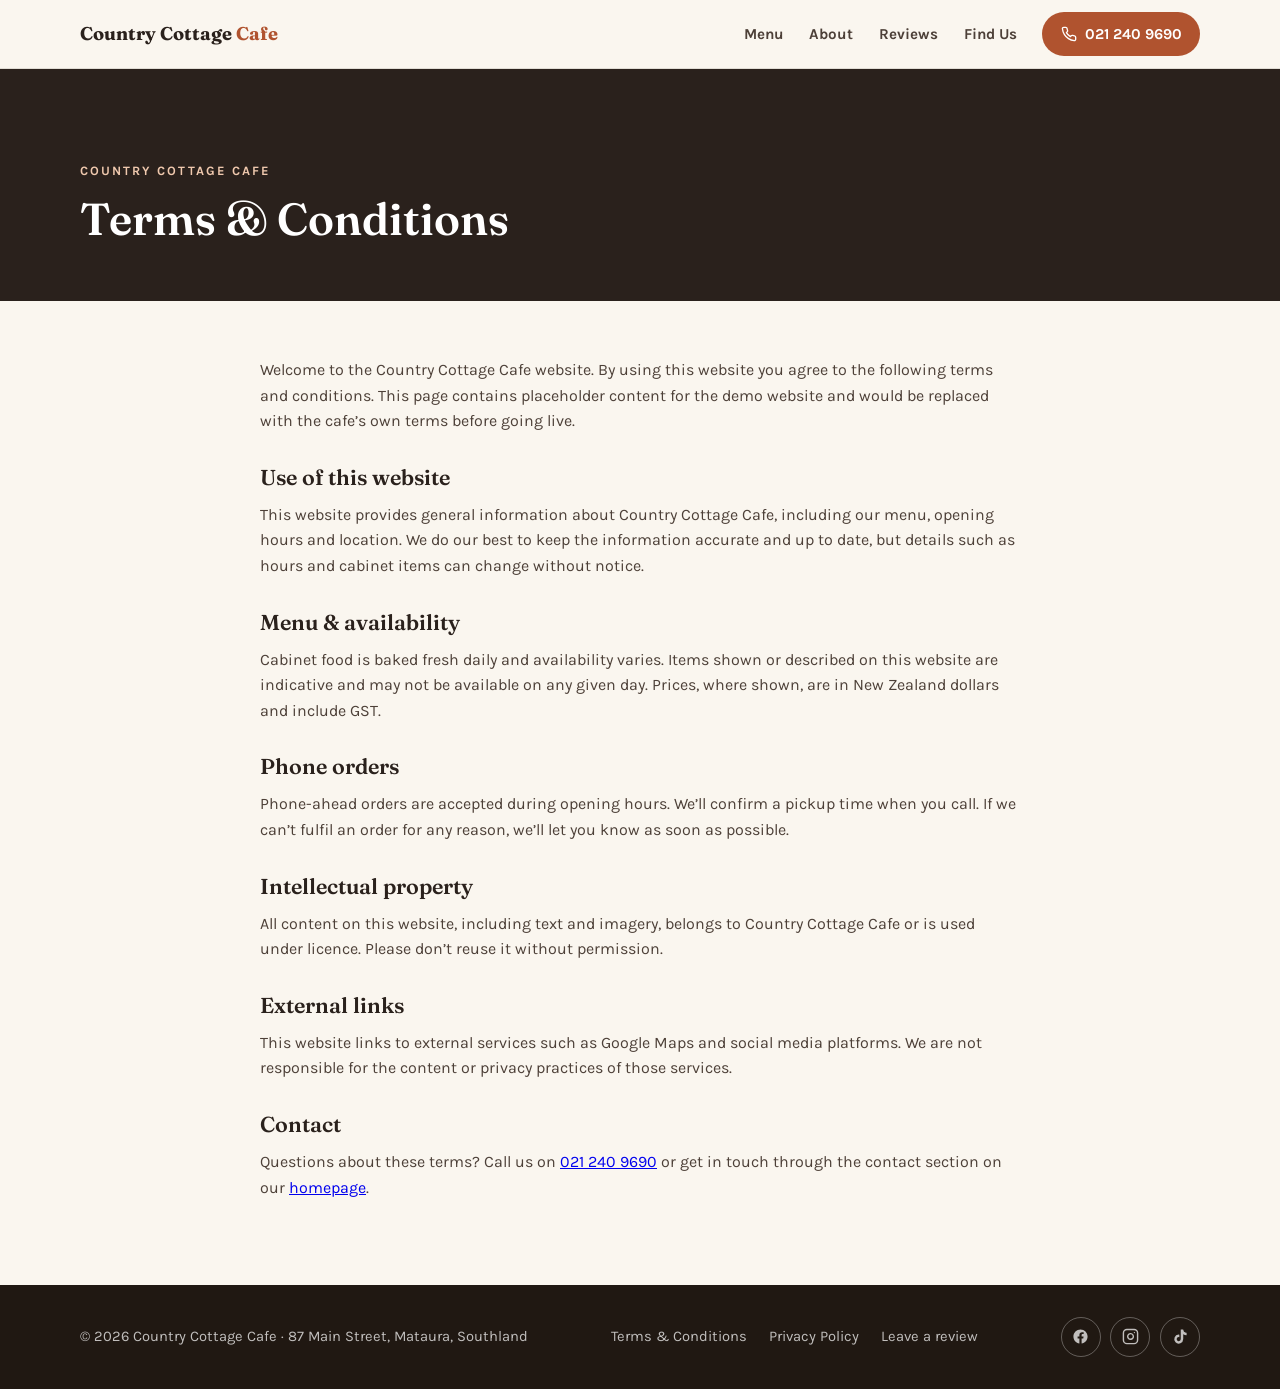
<file: terms.html>
<!DOCTYPE html>
<html lang="en-NZ">
<head>
<meta charset="UTF-8">
<meta name="viewport" content="width=device-width, initial-scale=1">
<title>Terms &amp; Conditions | Country Cottage Cafe, Mataura</title>
<meta name="description" content="Terms and conditions for the Country Cottage Cafe website, Mataura, Southland.">
<link rel="icon" href="data:image/svg+xml,%3Csvg xmlns='http://www.w3.org/2000/svg' viewBox='0 0 24 24' fill='none' stroke='%23b0532f' stroke-width='2' stroke-linecap='round' stroke-linejoin='round'%3E%3Cpath d='M17 8h1a4 4 0 1 1 0 8h-1'/%3E%3Cpath d='M3 8h14v9a4 4 0 0 1-4 4H7a4 4 0 0 1-4-4Z'/%3E%3Cline x1='6' x2='6' y1='2' y2='4'/%3E%3Cline x1='10' x2='10' y1='2' y2='4'/%3E%3Cline x1='14' x2='14' y1='2' y2='4'/%3E%3C/svg%3E">
<link rel="preconnect" href="https://fonts.googleapis.com">
<link rel="preconnect" href="https://fonts.gstatic.com" crossorigin>
<link href="https://fonts.googleapis.com/css2?family=Fraunces:opsz,wght@9..144,500;9..144,600;9..144,700&family=Karla:wght@400;700&display=swap" rel="stylesheet">
<link rel="stylesheet" href="style.css">
</head>
<body>

<header class="nav">
  <div class="wrap nav-inner">
    <a class="brand" href="index.html">Country Cottage <span>Cafe</span></a>
    <button class="nav-toggle" aria-label="Open menu" aria-expanded="false">
      <svg viewBox="0 0 24 24" fill="none" stroke="currentColor" stroke-width="2" stroke-linecap="round"><line x1="4" y1="7" x2="20" y2="7"/><line x1="4" y1="12" x2="20" y2="12"/><line x1="4" y1="17" x2="20" y2="17"/></svg>
    </button>
    <ul class="nav-links">
      <li><a href="index.html#menu">Menu</a></li>
      <li><a href="index.html#about">About</a></li>
      <li><a href="index.html#reviews">Reviews</a></li>
      <li><a href="index.html#visit">Find Us</a></li>
      <li><a class="nav-call" href="tel:+64212409690">
        <svg viewBox="0 0 24 24" fill="none" stroke="currentColor" stroke-width="2" stroke-linecap="round" stroke-linejoin="round"><path d="M22 16.92v3a2 2 0 0 1-2.18 2 19.79 19.79 0 0 1-8.63-3.07 19.5 19.5 0 0 1-6-6 19.79 19.79 0 0 1-3.07-8.67A2 2 0 0 1 4.11 2h3a2 2 0 0 1 2 1.72c.127.96.361 1.903.7 2.81a2 2 0 0 1-.45 2.11L8.09 9.91a16 16 0 0 0 6 6l1.27-1.27a2 2 0 0 1 2.11-.45c.907.339 1.85.573 2.81.7A2 2 0 0 1 22 16.92z"/></svg>
        021 240 9690</a></li>
    </ul>
  </div>
</header>

<section class="legal-hero">
  <div class="wrap">
    <span class="eyebrow" style="color:#f0c9ae">Country Cottage Cafe</span>
    <h1>Terms &amp; Conditions</h1>
  </div>
</section>

<main class="wrap legal-body">
  <p>Welcome to the Country Cottage Cafe website. By using this website you agree to the following terms and conditions. This page contains placeholder content for the demo website and would be replaced with the cafe&rsquo;s own terms before going live.</p>

  <h2>Use of this website</h2>
  <p>This website provides general information about Country Cottage Cafe, including our menu, opening hours and location. We do our best to keep the information accurate and up to date, but details such as hours and cabinet items can change without notice.</p>

  <h2>Menu &amp; availability</h2>
  <p>Cabinet food is baked fresh daily and availability varies. Items shown or described on this website are indicative and may not be available on any given day. Prices, where shown, are in New Zealand dollars and include GST.</p>

  <h2>Phone orders</h2>
  <p>Phone-ahead orders are accepted during opening hours. We&rsquo;ll confirm a pickup time when you call. If we can&rsquo;t fulfil an order for any reason, we&rsquo;ll let you know as soon as possible.</p>

  <h2>Intellectual property</h2>
  <p>All content on this website, including text and imagery, belongs to Country Cottage Cafe or is used under licence. Please don&rsquo;t reuse it without permission.</p>

  <h2>External links</h2>
  <p>This website links to external services such as Google Maps and social media platforms. We are not responsible for the content or privacy practices of those services.</p>

  <h2>Contact</h2>
  <p>Questions about these terms? Call us on <a href="tel:+64212409690">021 240 9690</a> or get in touch through the contact section on our <a href="index.html#visit">homepage</a>.</p>
</main>

<footer class="footer">
  <div class="wrap footer-inner">
    <div>&copy; <span id="year">2026</span> Country Cottage Cafe &middot; 87 Main Street, Mataura, Southland</div>
    <ul class="footer-links">
      <li><a href="terms.html">Terms &amp; Conditions</a></li>
      <li><a href="privacy.html">Privacy Policy</a></li>
      <li><a href="https://www.google.com/maps/search/?api=1&query=Country+Cottage+Cafe+87+Main+St+Mataura+Southland" target="_blank" rel="noopener">Leave a review</a></li>
    </ul>
    <div class="socials">
      <a class="social-link" href="https://www.facebook.com/p/Country-Cottage-Cafe-Mataura-61575517312850/" target="_blank" rel="noopener" aria-label="Country Cottage Cafe on Facebook">
        <svg viewBox="0 0 24 24" fill="currentColor"><path d="M22 12.06C22 6.5 17.52 2 12 2S2 6.5 2 12.06c0 5.02 3.66 9.18 8.44 9.94v-7.03H7.9v-2.9h2.54V9.85c0-2.52 1.5-3.91 3.78-3.91 1.09 0 2.24.2 2.24.2v2.46H15.2c-1.24 0-1.63.77-1.63 1.57v1.89h2.78l-.45 2.9h-2.33V22c4.78-.76 8.43-4.92 8.43-9.94Z"/></svg>
      </a>
      <a class="social-link" href="https://www.instagram.com/explore/search/keyword/?q=country%20cottage%20cafe%20mataura" target="_blank" rel="noopener" aria-label="Search Country Cottage Cafe on Instagram">
        <svg viewBox="0 0 24 24" fill="none" stroke="currentColor" stroke-width="2" stroke-linecap="round" stroke-linejoin="round"><rect width="20" height="20" x="2" y="2" rx="5" ry="5"/><path d="M16 11.37A4 4 0 1 1 12.63 8 4 4 0 0 1 16 11.37z"/><line x1="17.5" x2="17.51" y1="6.5" y2="6.5"/></svg>
      </a>
      <a class="social-link" href="https://www.tiktok.com/search?q=Country%20Cottage%20Cafe%20Mataura" target="_blank" rel="noopener" aria-label="Search Country Cottage Cafe on TikTok">
        <svg viewBox="0 0 24 24" fill="currentColor"><path d="M19.59 6.69a4.83 4.83 0 0 1-3.77-4.25V2h-3.45v13.67a2.89 2.89 0 0 1-5.2 1.74 2.89 2.89 0 0 1 2.31-4.64 2.93 2.93 0 0 1 .88.13V9.4a6.84 6.84 0 0 0-1-.05A6.33 6.33 0 0 0 5 20.1a6.34 6.34 0 0 0 10.86-4.43v-7a8.16 8.16 0 0 0 4.77 1.52v-3.4a4.85 4.85 0 0 1-1-.1Z"/></svg>
      </a>
    </div>
  </div>
</footer>

<script>
document.getElementById("year").textContent = new Date().getFullYear();
var toggle = document.querySelector(".nav-toggle");
var links = document.querySelector(".nav-links");
toggle.addEventListener("click", function () {
  var open = links.classList.toggle("open");
  toggle.setAttribute("aria-expanded", open ? "true" : "false");
});
</script>
</body>
</html>
</file>
<file: style.css>
/* Country Cottage Cafe — Crafted archetype. Fraunces + Karla. */
:root {
  --clay: #b0532f;
  --clay-dark: #93411f;
  --ink: #2a211c;
  --ink-soft: #4d4038;
  --bone: #f4ede3;
  --cream: #faf6ef;
  --line: rgba(42, 33, 28, 0.12);
  --radius: 14px;
  --shadow: 0 10px 30px rgba(42, 33, 28, 0.1);
  --font-display: "Fraunces", Georgia, serif;
  --font-body: "Karla", "Helvetica Neue", Arial, sans-serif;
}

* { box-sizing: border-box; margin: 0; padding: 0; }
html { scroll-behavior: smooth; }
@media (prefers-reduced-motion: reduce) {
  html { scroll-behavior: auto; }
  *, *::before, *::after { animation-duration: 0.01ms !important; transition-duration: 0.01ms !important; }
}

body {
  font-family: var(--font-body);
  font-size: 16px;
  line-height: 1.6;
  color: var(--ink);
  background: var(--cream);
  overflow-x: hidden;
}

img { max-width: 100%; display: block; image-orientation: from-image; }

.wrap { width: min(1120px, 100% - 2.5rem); margin-inline: auto; }

h1, h2, h3 { font-family: var(--font-display); font-weight: 600; line-height: 1.15; }

.eyebrow {
  display: inline-block;
  font-size: 0.8rem;
  font-weight: 700;
  letter-spacing: 0.16em;
  text-transform: uppercase;
  color: var(--clay);
  margin-bottom: 0.75rem;
}

.section { padding: 4.5rem 0; }
.section-head { max-width: 620px; margin-bottom: 2.5rem; }
.section-head h2 { font-size: clamp(1.7rem, 4vw, 2.4rem); margin-bottom: 0.6rem; }
.section-head p { color: var(--ink-soft); }

.bg-bone { background: var(--bone); }

/* Buttons */
.btn {
  display: inline-flex;
  align-items: center;
  justify-content: center;
  gap: 0.55rem;
  min-height: 48px;
  padding: 0.8rem 1.6rem;
  border-radius: 999px;
  font-family: var(--font-body);
  font-weight: 700;
  font-size: 1rem;
  text-decoration: none;
  cursor: pointer;
  border: 2px solid transparent;
  transition: transform 0.2s ease, background 0.2s ease, color 0.2s ease, border-color 0.2s ease;
}
.btn:hover { transform: translateY(-2px); }
.btn svg { width: 18px; height: 18px; flex: none; }
.btn-solid { background: var(--clay); color: #fff; }
.btn-solid:hover { background: var(--clay-dark); }
.btn-ghost { background: transparent; color: #fff; border-color: rgba(255, 255, 255, 0.55); }
.btn-ghost:hover { background: rgba(255, 255, 255, 0.14); border-color: #fff; }
.btn-dark { background: var(--ink); color: #fff; }
.btn-dark:hover { background: #43362e; }

/* Intro overlay */
.intro {
  position: fixed;
  inset: 0;
  z-index: 200;
  background: var(--ink);
  display: flex;
  flex-direction: column;
  align-items: center;
  justify-content: center;
  gap: 0.5rem;
  animation: introOut 1.5s ease 0.9s forwards;
}
.intro .intro-name {
  font-family: var(--font-display);
  font-size: clamp(1.5rem, 5vw, 2.6rem);
  color: var(--cream);
  opacity: 0;
  animation: fadeUp 0.7s ease 0.1s forwards;
}
.intro .intro-sub {
  color: rgba(250, 246, 239, 0.7);
  letter-spacing: 0.22em;
  text-transform: uppercase;
  font-size: 0.75rem;
  opacity: 0;
  animation: fadeUp 0.7s ease 0.3s forwards;
}
@keyframes introOut { to { opacity: 0; visibility: hidden; } }
@keyframes fadeUp { from { opacity: 0; transform: translateY(14px); } to { opacity: 1; transform: none; } }

.reveal { opacity: 0; transform: translateY(24px); transition: opacity 0.7s ease, transform 0.7s ease; }
.reveal.in { opacity: 1; transform: none; }
@media (prefers-reduced-motion: reduce) {
  .intro { display: none; }
  .reveal { opacity: 1; transform: none; }
}

/* Nav */
.nav {
  position: sticky;
  top: 0;
  z-index: 100;
  background: rgba(250, 246, 239, 0.92);
  backdrop-filter: blur(10px);
  -webkit-backdrop-filter: blur(10px);
  border-bottom: 1px solid var(--line);
}
.nav-inner { display: flex; align-items: center; justify-content: space-between; gap: 1rem; min-height: 68px; }
.brand { font-family: var(--font-display); font-size: 1.15rem; font-weight: 700; color: var(--ink); text-decoration: none; line-height: 1.2; }
.brand span { color: var(--clay); }
.nav-links { display: flex; align-items: center; gap: 1.6rem; list-style: none; }
.nav-links a { color: var(--ink-soft); text-decoration: none; font-weight: 700; font-size: 0.95rem; transition: color 0.2s ease; }
.nav-links a:hover { color: var(--clay); }
.nav-call {
  display: inline-flex;
  align-items: center;
  gap: 0.5rem;
  background: var(--clay);
  color: #fff !important;
  padding: 0.55rem 1.15rem;
  border-radius: 999px;
  min-height: 44px;
}
.nav-call:hover { background: var(--clay-dark); }
.nav-call svg { width: 16px; height: 16px; }
.nav-toggle { display: none; background: none; border: 0; padding: 0.6rem; cursor: pointer; color: var(--ink); }
.nav-toggle svg { width: 26px; height: 26px; display: block; }

/* Hero */
.hero {
  position: relative;
  min-height: 92vh;
  display: flex;
  align-items: center;
  background: var(--ink);
  overflow: hidden;
}
.hero-slides { position: absolute; inset: 0; }
.hero-slide {
  position: absolute;
  inset: 0;
  background-size: cover;
  background-position: center;
  opacity: 0;
  transition: opacity 1.6s ease;
}
.hero-slide.active { opacity: 1; }
.hero::after {
  content: "";
  position: absolute;
  inset: 0;
  background: linear-gradient(180deg, rgba(42, 33, 28, 0.62) 0%, rgba(42, 33, 28, 0.48) 55%, rgba(42, 33, 28, 0.72) 100%);
}
.hero-content { position: relative; z-index: 2; color: #fff; padding: 7rem 0 5rem; max-width: 720px; }
.hero-eyebrow {
  display: inline-flex;
  align-items: center;
  gap: 0.5rem;
  font-size: 0.8rem;
  font-weight: 700;
  letter-spacing: 0.18em;
  text-transform: uppercase;
  color: #f0c9ae;
  margin-bottom: 1.1rem;
}
.hero-eyebrow svg { width: 15px; height: 15px; }
.hero h1 { font-size: clamp(2.2rem, 6vw, 3.9rem); margin-bottom: 1.1rem; }
.hero-lede { font-size: clamp(1.02rem, 2.2vw, 1.2rem); color: rgba(255, 255, 255, 0.9); max-width: 540px; margin-bottom: 1.8rem; }
.hero-ctas { display: flex; flex-wrap: wrap; gap: 0.9rem; margin-bottom: 1.6rem; }
.hero-rating {
  display: inline-flex;
  align-items: center;
  gap: 0.7rem;
  padding: 0.7rem 1.1rem;
  border-radius: 999px;
  background: rgba(255, 255, 255, 0.12);
  backdrop-filter: blur(8px);
  -webkit-backdrop-filter: blur(8px);
  border: 1px solid rgba(255, 255, 255, 0.28);
  font-weight: 700;
  font-size: 0.95rem;
}
.hero-rating .stars { color: #f5b95f; letter-spacing: 0.1em; }

/* Trust strip */
.trust { background: var(--bone); border-bottom: 1px solid var(--line); }
.trust-grid { display: grid; grid-template-columns: repeat(3, 1fr); gap: 1.5rem; padding: 2.2rem 0; }
.trust-item { display: flex; align-items: flex-start; gap: 0.9rem; }
.trust-icon {
  flex: none;
  width: 46px;
  height: 46px;
  border-radius: 50%;
  background: rgba(176, 83, 47, 0.12);
  color: var(--clay);
  display: flex;
  align-items: center;
  justify-content: center;
}
.trust-icon svg { width: 22px; height: 22px; }
.trust-item h3 { font-size: 1.02rem; margin-bottom: 0.15rem; font-family: var(--font-body); font-weight: 700; }
.trust-item p { font-size: 0.92rem; color: var(--ink-soft); }

/* Menu / services cards */
.cards { display: grid; grid-template-columns: repeat(3, 1fr); gap: 1.6rem; }
.card {
  background: #fff;
  border-radius: var(--radius);
  overflow: hidden;
  border: 1px solid var(--line);
  box-shadow: var(--shadow);
  transition: transform 0.25s ease, box-shadow 0.25s ease;
  display: flex;
  flex-direction: column;
}
.card:hover { transform: translateY(-5px); box-shadow: 0 16px 38px rgba(42, 33, 28, 0.16); }
.card-img { aspect-ratio: 4 / 3; overflow: hidden; }
.card-img img {
  width: 100%;
  height: 100%;
  object-fit: cover;
  filter: saturate(0.88) contrast(1.05);
  transition: transform 0.5s ease;
}
.card:hover .card-img img { transform: scale(1.05); }
.card-body { padding: 1.35rem 1.4rem 1.5rem; }
.card-body h3 { font-size: 1.25rem; margin-bottom: 0.45rem; }
.card-body p { color: var(--ink-soft); font-size: 0.96rem; }

/* About */
.about-grid { display: grid; grid-template-columns: 1fr 1fr; gap: 3rem; align-items: center; }
.about-img { position: relative; border-radius: var(--radius); overflow: hidden; box-shadow: var(--shadow); }
.about-img img { aspect-ratio: 4 / 3; width: 100%; object-fit: cover; filter: saturate(0.88) contrast(1.05); }
.about-img::before {
  content: "";
  position: absolute;
  top: 0;
  left: 0;
  width: 64px;
  height: 64px;
  background: var(--clay);
  clip-path: polygon(0 0, 100% 0, 0 100%);
  z-index: 2;
}
.about-copy h2 { font-size: clamp(1.7rem, 4vw, 2.4rem); margin-bottom: 1rem; }
.about-copy p { color: var(--ink-soft); margin-bottom: 1rem; }
.checklist { list-style: none; margin-top: 1.4rem; display: grid; gap: 0.8rem; }
.checklist li { display: flex; align-items: flex-start; gap: 0.7rem; font-weight: 700; }
.checklist svg { width: 22px; height: 22px; flex: none; color: var(--clay); margin-top: 1px; }

/* Crew */
.crew-grid { display: grid; grid-template-columns: repeat(3, 1fr); gap: 1.6rem; }
.crew-card {
  background: #fff;
  border: 1px solid var(--line);
  border-radius: var(--radius);
  padding: 2rem 1.5rem;
  text-align: center;
  box-shadow: var(--shadow);
}
.crew-avatar {
  width: 84px;
  height: 84px;
  margin: 0 auto 1.1rem;
  border-radius: 50%;
  background: var(--ink);
  color: var(--cream);
  border: 3px solid var(--clay);
  display: flex;
  align-items: center;
  justify-content: center;
  font-family: var(--font-display);
  font-size: 1.7rem;
  font-weight: 600;
}
.crew-card h3 { font-size: 1.2rem; }
.crew-role { color: var(--clay); font-weight: 700; font-size: 0.85rem; letter-spacing: 0.1em; text-transform: uppercase; margin: 0.25rem 0 0.6rem; }
.crew-card p { color: var(--ink-soft); font-size: 0.94rem; }

/* Reviews */
.review-grid { display: grid; grid-template-columns: repeat(3, 1fr); gap: 1.6rem; margin-bottom: 2.2rem; }
.review-card {
  background: #fff;
  border: 1px solid var(--line);
  border-radius: var(--radius);
  padding: 1.6rem;
  box-shadow: var(--shadow);
  display: flex;
  flex-direction: column;
  gap: 0.8rem;
}
.review-stars { color: #e8a33d; letter-spacing: 0.12em; font-size: 1.05rem; }
.review-text { color: var(--ink-soft); font-size: 0.97rem; flex: 1; }
.review-meta { display: flex; align-items: center; justify-content: space-between; gap: 0.6rem; font-size: 0.88rem; }
.review-meta strong { font-size: 0.98rem; }
.review-meta span { color: var(--ink-soft); }
.review-google { display: inline-flex; align-items: center; gap: 0.45rem; font-size: 0.8rem; color: var(--ink-soft); }
.review-google svg { width: 15px; height: 15px; }

/* Review banner */
.review-banner { background: var(--ink); color: #fff; }
.review-banner-inner {
  display: flex;
  flex-wrap: wrap;
  align-items: center;
  justify-content: space-between;
  gap: 1.5rem;
  padding: 3rem 0;
}
.review-banner h2 { font-size: clamp(1.5rem, 3.5vw, 2.1rem); margin-bottom: 0.4rem; }
.review-banner p { color: rgba(255, 255, 255, 0.75); }

/* Contact */
.contact { background: var(--ink); color: #fff; }
.contact .eyebrow { color: #f0c9ae; }
.contact-grid { display: grid; grid-template-columns: 1.1fr 1fr; gap: 3rem; }
.contact h2 { font-size: clamp(1.7rem, 4vw, 2.4rem); margin-bottom: 1rem; }
.contact-intro { color: rgba(255, 255, 255, 0.78); margin-bottom: 1.8rem; }
.info-rows { display: grid; gap: 1.1rem; margin-bottom: 2rem; }
.info-row { display: flex; align-items: flex-start; gap: 0.9rem; }
.info-row svg { width: 21px; height: 21px; flex: none; color: #f0c9ae; margin-top: 3px; }
.info-row strong { display: block; font-size: 0.8rem; letter-spacing: 0.14em; text-transform: uppercase; color: rgba(255, 255, 255, 0.6); margin-bottom: 0.1rem; }
.info-row a { color: #fff; text-decoration: none; }
.info-row a:hover { text-decoration: underline; }
.socials { display: flex; gap: 0.8rem; }
.social-link {
  width: 46px;
  height: 46px;
  border-radius: 50%;
  border: 1px solid rgba(255, 255, 255, 0.3);
  display: inline-flex;
  align-items: center;
  justify-content: center;
  color: #fff;
  transition: background 0.2s ease, border-color 0.2s ease, transform 0.2s ease;
}
.social-link:hover { background: var(--clay); border-color: var(--clay); transform: translateY(-2px); }
.social-link svg { width: 20px; height: 20px; }
.contact-actions {
  background: rgba(255, 255, 255, 0.06);
  border: 1px solid rgba(255, 255, 255, 0.14);
  border-radius: var(--radius);
  padding: 2.2rem 1.8rem;
  display: flex;
  flex-direction: column;
  justify-content: center;
  gap: 1rem;
}
.contact-actions h3 { font-size: 1.35rem; margin-bottom: 0.3rem; }
.contact-actions p { color: rgba(255, 255, 255, 0.75); margin-bottom: 0.8rem; }
.contact-actions .btn { width: 100%; }

/* Map */
.map-section { padding: 0; background: var(--ink); }
.map-frame { border-radius: var(--radius) var(--radius) 0 0; overflow: hidden; line-height: 0; }
.map-frame iframe { width: 100%; height: 420px; border: 0; }

/* Footer */
.footer { background: #201812; color: rgba(255, 255, 255, 0.72); font-size: 0.92rem; }
.footer-inner { display: flex; flex-wrap: wrap; align-items: center; justify-content: space-between; gap: 1.2rem; padding: 2rem 0; }
.footer a { color: rgba(255, 255, 255, 0.72); text-decoration: none; }
.footer a:hover { color: #fff; }
.footer-links { display: flex; flex-wrap: wrap; gap: 1.4rem; list-style: none; }
.footer .socials { gap: 0.6rem; }
.footer .social-link { width: 40px; height: 40px; }
.footer .social-link svg { width: 17px; height: 17px; }

/* Legal pages */
.legal-hero { background: var(--ink); color: #fff; padding: 5.5rem 0 3.5rem; }
.legal-hero h1 { font-size: clamp(2rem, 5vw, 2.8rem); }
.legal-body { padding: 3.5rem 0 4.5rem; max-width: 760px; }
.legal-body h2 { font-size: 1.35rem; margin: 2rem 0 0.7rem; }
.legal-body p, .legal-body li { color: var(--ink-soft); margin-bottom: 0.8rem; }
.legal-body ul { padding-left: 1.3rem; }

/* Mobile */
@media (max-width: 900px) {
  .cards, .crew-grid, .review-grid { grid-template-columns: repeat(2, 1fr); }
  .about-grid, .contact-grid { grid-template-columns: 1fr; gap: 2.2rem; }
  .trust-grid { grid-template-columns: 1fr; gap: 1.2rem; }
}

@media (max-width: 640px) {
  .section { padding: 3.2rem 0; }
  .cards, .crew-grid, .review-grid { grid-template-columns: 1fr; }
  .hero { min-height: 88vh; }
  .hero-content { padding: 6rem 0 4rem; }
  .hero-ctas .btn { width: 100%; }
  .nav-links {
    display: none;
    position: absolute;
    top: 100%;
    left: 0;
    right: 0;
    flex-direction: column;
    align-items: stretch;
    gap: 0;
    background: var(--cream);
    border-bottom: 1px solid var(--line);
    padding: 0.5rem 0 1rem;
  }
  .nav-links.open { display: flex; }
  .nav-links li { width: 100%; }
  .nav-links a { display: flex; align-items: center; min-height: 48px; padding: 0 1.25rem; }
  .nav-links .nav-call { margin: 0.6rem 1.25rem 0; justify-content: center; border-radius: 999px; }
  .nav-toggle { display: block; }
  .map-frame iframe { height: 320px; }
  .review-banner-inner { flex-direction: column; align-items: flex-start; }
  .review-banner .btn { width: 100%; }
}

/* Hot food gallery (added) */
.gal-grid { display: grid; grid-template-columns: repeat(3, 1fr); gap: 1.1rem; }
.gal-item { position: relative; border-radius: 14px; overflow: hidden; aspect-ratio: 4 / 3; margin: 0; }
.gal-item img { width: 100%; height: 100%; object-fit: cover; transition: transform 0.5s ease; }
.gal-item:hover img { transform: scale(1.05); }
.gal-item::after { content: ""; position: absolute; inset: 45% 0 0 0; background: linear-gradient(180deg, transparent, rgba(20, 16, 10, 0.6)); }
.gal-cap { position: absolute; left: 14px; right: 14px; bottom: 11px; z-index: 2; color: #fff; font-weight: 700; font-size: 0.94rem; }
@media (max-width: 900px) { .gal-grid { grid-template-columns: repeat(2, 1fr); } }
@media (max-width: 560px) { .gal-grid { grid-template-columns: 1fr; } }
</file>
